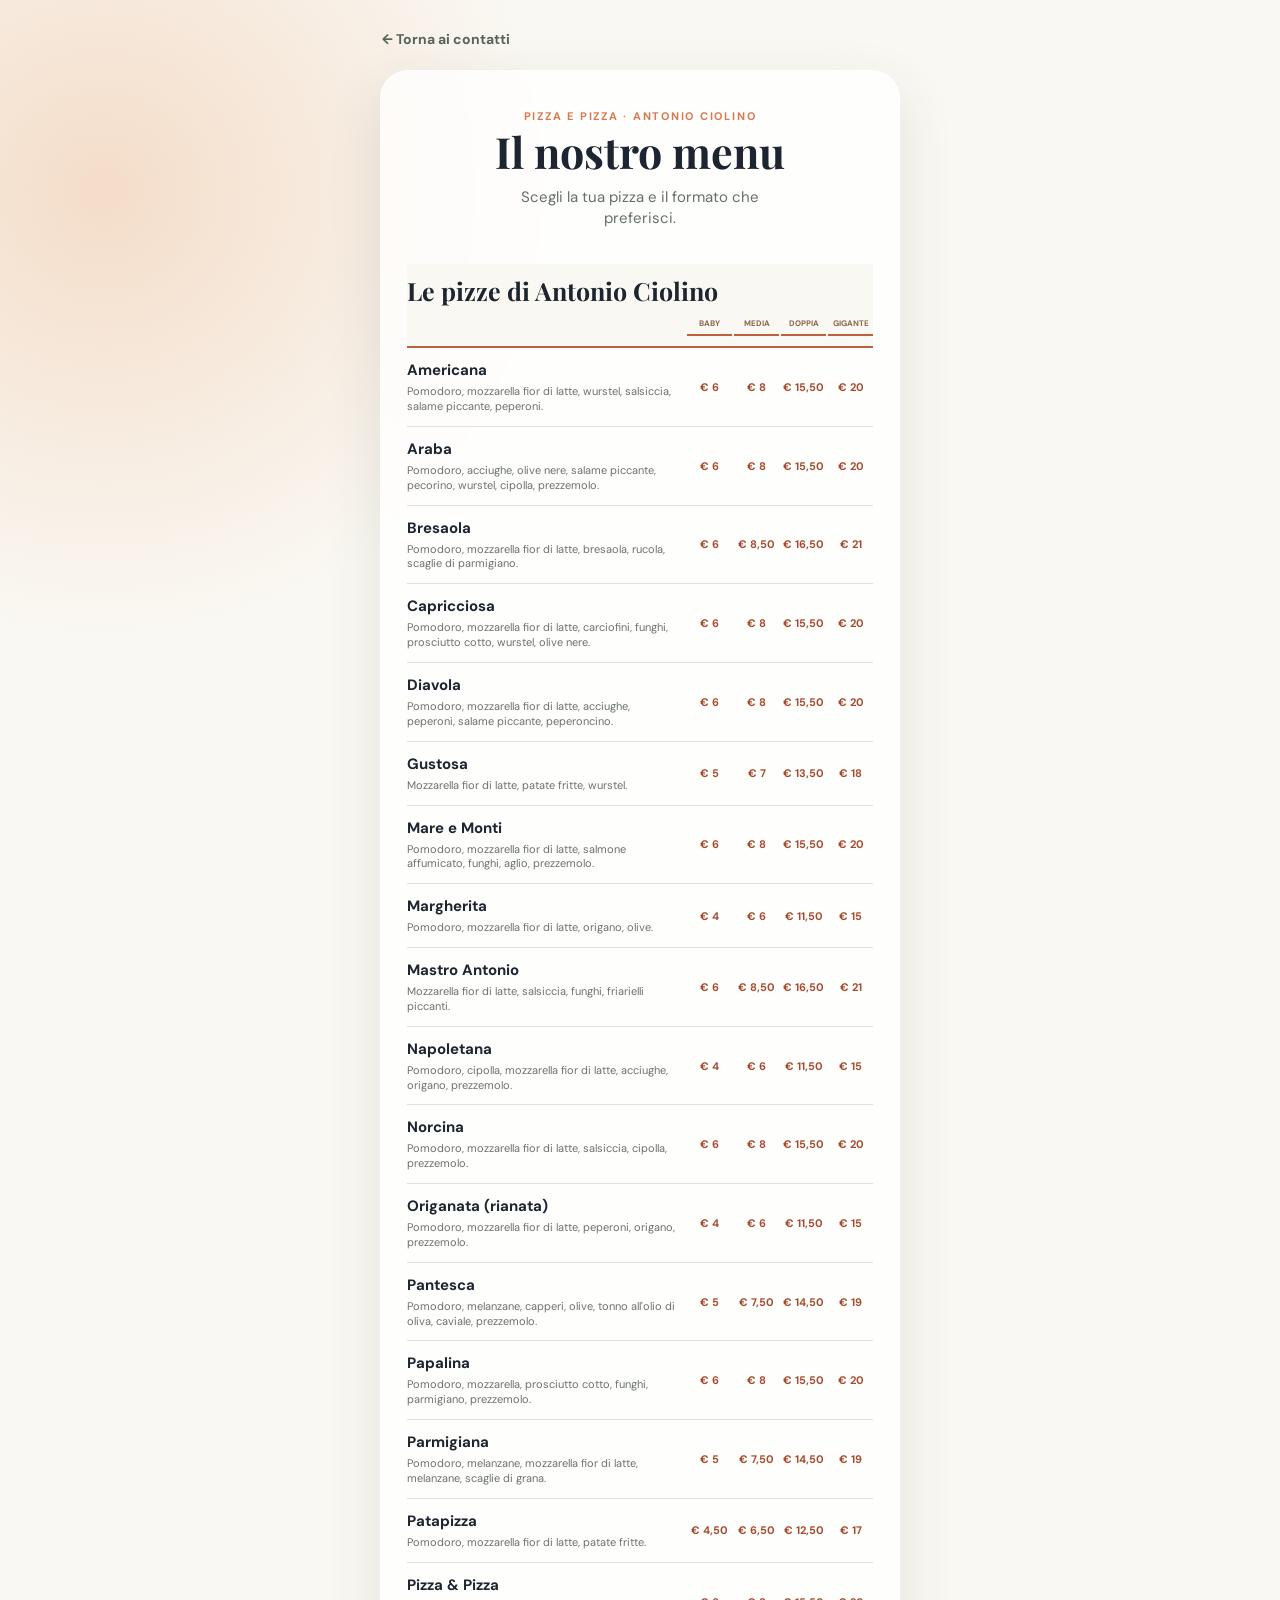
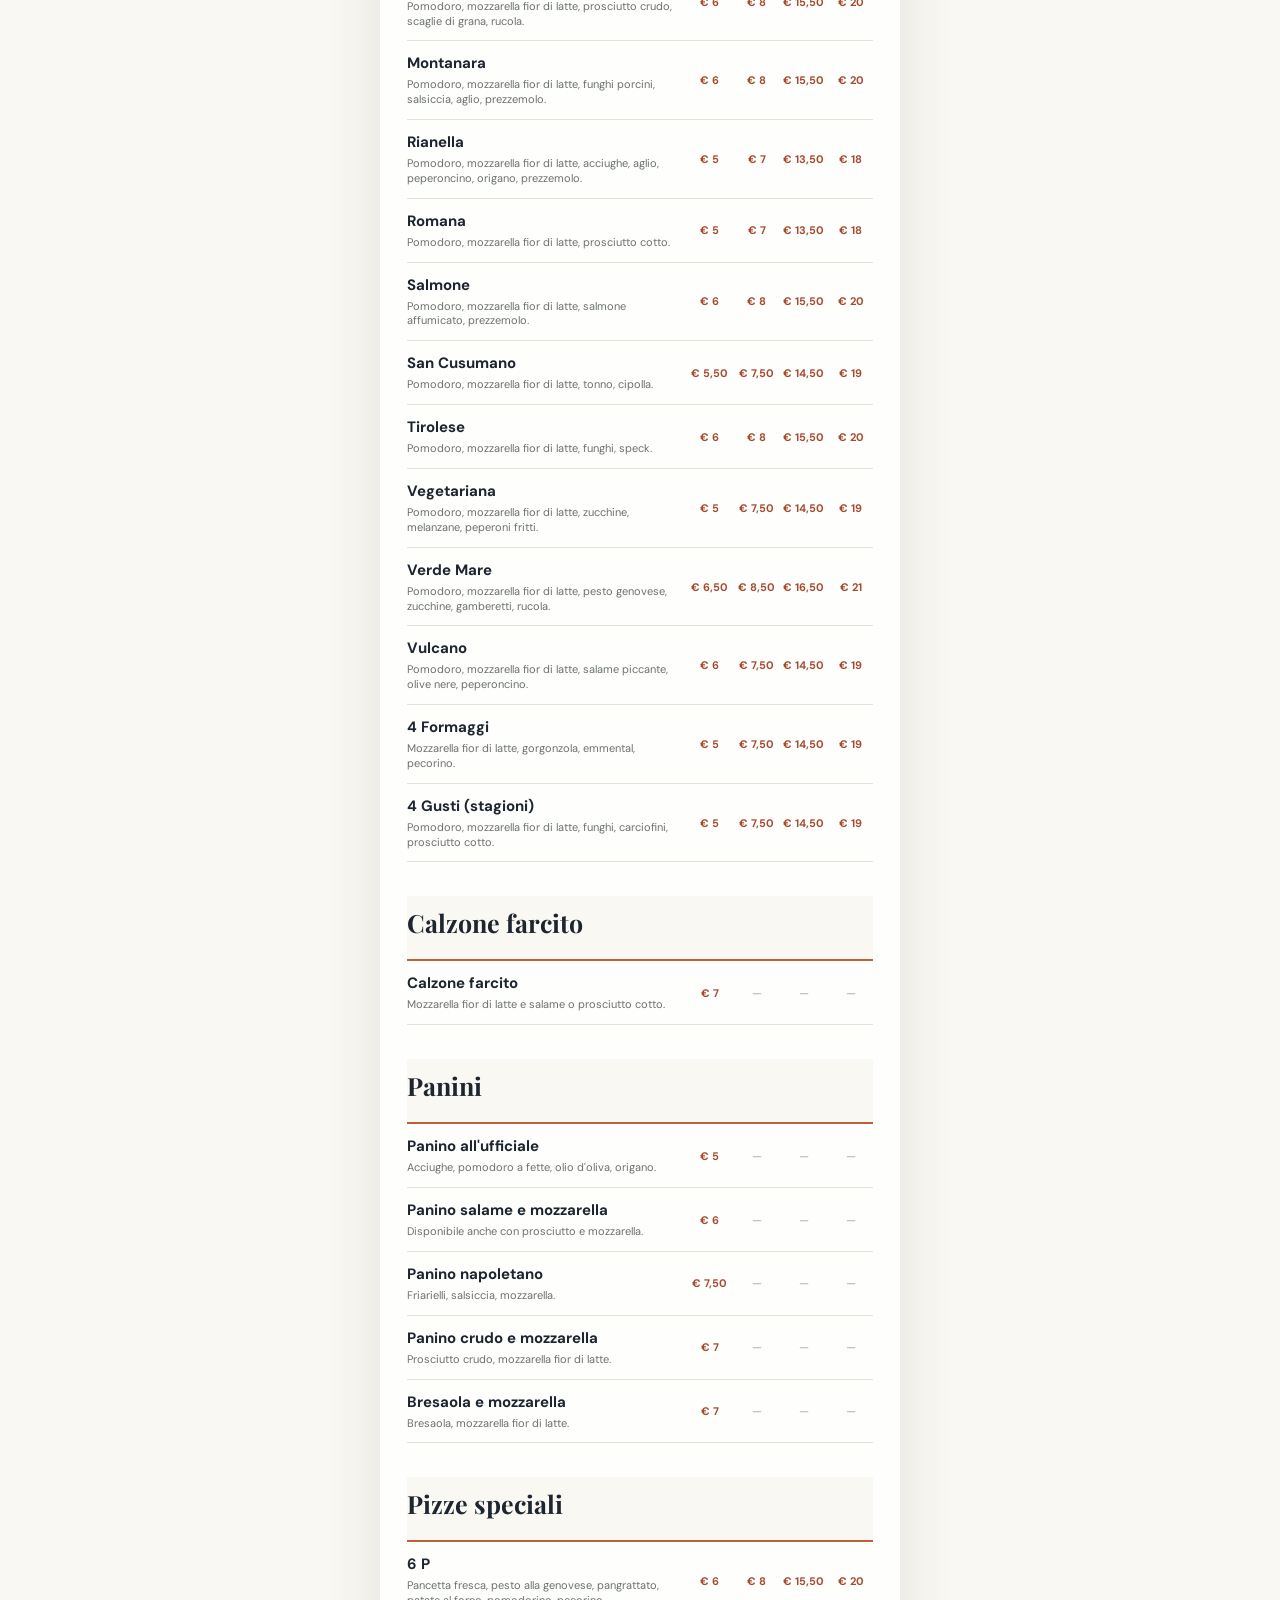
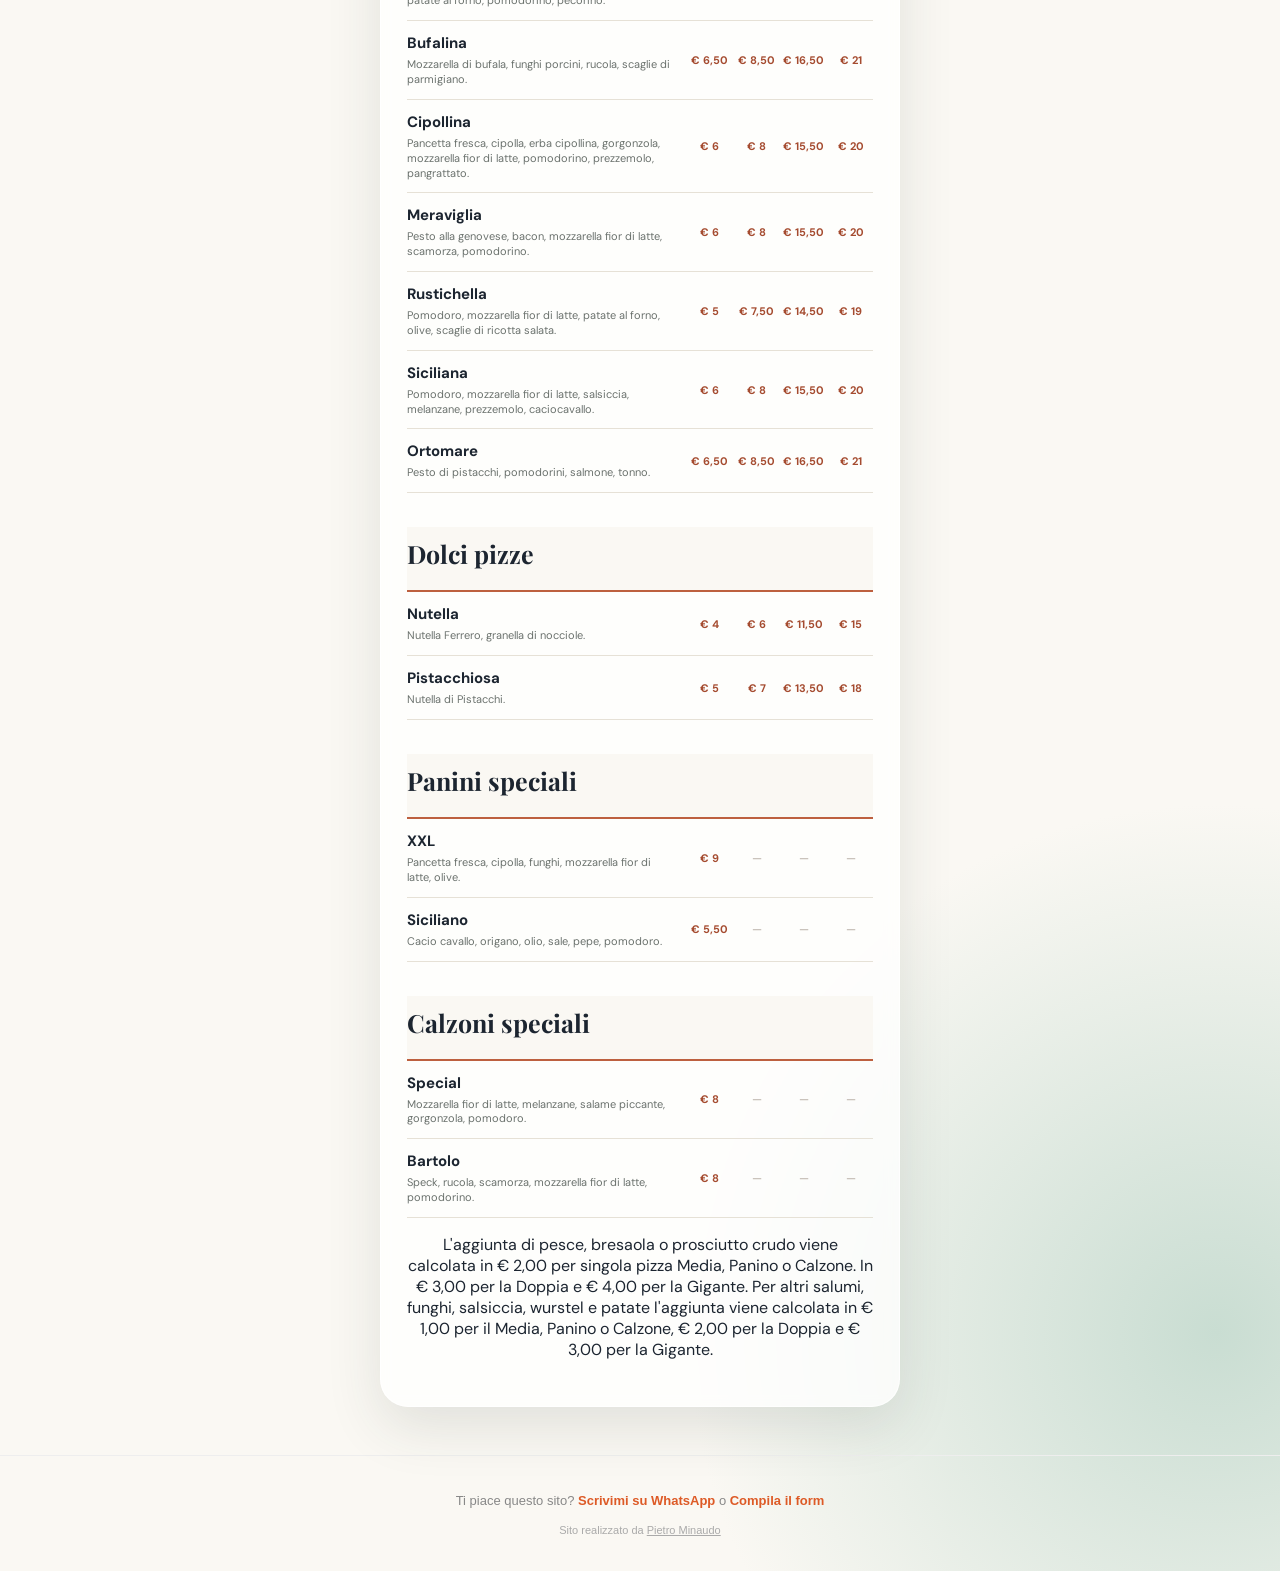
<file: menu.html>
<!doctype html>
<html lang="it">
  <head>
    <meta charset="UTF-8" />
    <meta name="viewport" content="width=device-width, initial-scale=1.0" />
    <meta name="theme-color" content="#111827" />
    <title>Menu | Pizza e Pizza</title>
    <link rel="preconnect" href="https://fonts.googleapis.com" />
    <link rel="preconnect" href="https://fonts.gstatic.com" crossorigin />
    <link href="https://fonts.googleapis.com/css2?family=DM+Sans:wght@400;500;600;700&family=Playfair+Display:wght@600;700&display=swap" rel="stylesheet" />
    <link rel="stylesheet" href="style.css" />
  </head>
  <body>
    <main class="page-shell menu-page">
      <a class="back" href="index.html">← Torna ai contatti</a>
      <section class="card">
        <p class="eyebrow">PIZZA E PIZZA · ANTONIO CIOLINO</p>
        <h1>Il nostro menu</h1>
        <p class="intro">Scegli la tua pizza e il formato che preferisci.</p>

        <section class="menu-section">
          <div class="menu-sticky">
            <h2>Le pizze di Antonio Ciolino</h2>
            <section class="format-key" aria-label="Legenda dei formati">
              <span>Baby</span><span>Media</span><span>Doppia</span><span>Gigante</span>
            </section>
          </div>
          <div class="menu-list">
            <article class="item"><h3>Americana</h3><p>Pomodoro, mozzarella fior di latte, wurstel, salsiccia, salame piccante, peperoni.</p><b>€ 6 · 8 · 15,50 · 20</b></article>
            <article class="item"><h3>Araba</h3><p>Pomodoro, acciughe, olive nere, salame piccante, pecorino, wurstel, cipolla, prezzemolo.</p><b>€ 6 · 8 · 15,50 · 20</b></article>
            <article class="item"><h3>Bresaola</h3><p>Pomodoro, mozzarella fior di latte, bresaola, rucola, scaglie di parmigiano.</p><b>€ 6 · 8,50 · 16,50 · 21</b></article>
            <article class="item"><h3>Capricciosa</h3><p>Pomodoro, mozzarella fior di latte, carciofini, funghi, prosciutto cotto, wurstel, olive nere.</p><b>€ 6 · 8 · 15,50 · 20</b></article>
            <article class="item"><h3>Diavola</h3><p>Pomodoro, mozzarella fior di latte, acciughe, peperoni, salame piccante, peperoncino.</p><b>€ 6 · 8 · 15,50 · 20</b></article>
            <article class="item"><h3>Gustosa</h3><p>Mozzarella fior di latte, patate fritte, wurstel.</p><b>€ 5 · 7 · 13,50 · 18</b></article>
            <article class="item"><h3>Mare e Monti</h3><p>Pomodoro, mozzarella fior di latte, salmone affumicato, funghi, aglio, prezzemolo.</p><b>€ 6 · 8 · 15,50 · 20</b></article>
            <article class="item"><h3>Margherita</h3><p>Pomodoro, mozzarella fior di latte, origano, olive.</p><b>€ 4 · 6 · 11,50 · 15</b></article>
            <article class="item"><h3>Mastro Antonio</h3><p>Mozzarella fior di latte, salsiccia, funghi, friarielli piccanti.</p><b>€ 6 · 8,50 · 16,50 · 21</b></article>
            <article class="item"><h3>Napoletana</h3><p>Pomodoro, cipolla, mozzarella fior di latte, acciughe, origano, prezzemolo.</p><b>€ 4 · 6 · 11,50 · 15</b></article>
            <article class="item"><h3>Norcina</h3><p>Pomodoro, mozzarella fior di latte, salsiccia, cipolla, prezzemolo.</p><b>€ 6 · 8 · 15,50 · 20</b></article>
            <article class="item"><h3>Origanata (rianata)</h3><p>Pomodoro, mozzarella fior di latte, peperoni, origano, prezzemolo.</p><b>€ 4 · 6 · 11,50 · 15</b></article>
            <article class="item"><h3>Pantesca</h3><p>Pomodoro, melanzane, capperi, olive, tonno all'olio di oliva, caviale, prezzemolo.</p><b>€ 5 · 7,50 · 14,50 · 19</b></article>
            <article class="item"><h3>Papalina</h3><p>Pomodoro, mozzarella, prosciutto cotto, funghi, parmigiano, prezzemolo.</p><b>€ 6 · 8 · 15,50 · 20</b></article>
            <article class="item"><h3>Parmigiana</h3><p>Pomodoro, melanzane, mozzarella fior di latte, melanzane, scaglie di grana.</p><b>€ 5 · 7,50 · 14,50 · 19</b></article>
            <article class="item"><h3>Patapizza</h3><p>Pomodoro, mozzarella fior di latte, patate fritte.</p><b>€ 4,50 · 6,50 · 12,50 · 17</b></article>
            <article class="item"><h3>Pizza & Pizza</h3><p>Pomodoro, mozzarella fior di latte, prosciutto crudo, scaglie di grana, rucola.</p><b>€ 6 · 8 · 15,50 · 20</b></article>
            <article class="item"><h3>Montanara</h3><p>Pomodoro, mozzarella fior di latte, funghi porcini, salsiccia, aglio, prezzemolo.</p><b>€ 6 · 8 · 15,50 · 20</b></article>
            <article class="item"><h3>Rianella</h3><p>Pomodoro, mozzarella fior di latte, acciughe, aglio, peperoncino, origano, prezzemolo.</p><b>€ 5 · 7 · 13,50 · 18</b></article>
            <article class="item"><h3>Romana</h3><p>Pomodoro, mozzarella fior di latte, prosciutto cotto.</p><b>€ 5 · 7 · 13,50 · 18</b></article>
            <article class="item"><h3>Salmone</h3><p>Pomodoro, mozzarella fior di latte, salmone affumicato, prezzemolo.</p><b>€ 6 · 8 · 15,50 · 20</b></article>
            <article class="item"><h3>San Cusumano</h3><p>Pomodoro, mozzarella fior di latte, tonno, cipolla.</p><b>€ 5,50 · 7,50 · 14,50 · 19</b></article>
            <article class="item"><h3>Tirolese</h3><p>Pomodoro, mozzarella fior di latte, funghi, speck.</p><b>€ 6 · 8 · 15,50 · 20</b></article>
            <article class="item"><h3>Vegetariana</h3><p>Pomodoro, mozzarella fior di latte, zucchine, melanzane, peperoni fritti.</p><b>€ 5 · 7,50 · 14,50 · 19</b></article>
            <article class="item"><h3>Verde Mare</h3><p>Pomodoro, mozzarella fior di latte, pesto genovese, zucchine, gamberetti, rucola.</p><b>€ 6,50 · 8,50 · 16,50 · 21</b></article>
            <article class="item"><h3>Vulcano</h3><p>Pomodoro, mozzarella fior di latte, salame piccante, olive nere, peperoncino.</p><b>€ 6 · 7,50 · 14,50 · 19</b></article>
            <article class="item"><h3>4 Formaggi</h3><p>Mozzarella fior di latte, gorgonzola, emmental, pecorino.</p><b>€ 5 · 7,50 · 14,50 · 19</b></article>
            <article class="item"><h3>4 Gusti (stagioni)</h3><p>Pomodoro, mozzarella fior di latte, funghi, carciofini, prosciutto cotto.</p><b>€ 5 · 7,50 · 14,50 · 19</b></article>
          </div>
        </section>

        <section class="menu-section compact">
          <div class="menu-sticky"><h2>Calzone farcito</h2></div>
          <div class="menu-list">
            <article class="item"><h3>Calzone farcito</h3><p>Mozzarella fior di latte e salame o prosciutto cotto.</p><b>€ 7</b></article>
          </div>
        </section>

        <section class="menu-section compact">
          <div class="menu-sticky"><h2>Panini</h2></div>
          <div class="menu-list">
            <article class="item"><h3>Panino all'ufficiale</h3><p>Acciughe, pomodoro a fette, olio d'oliva, origano.</p><b>€ 5</b></article>
            <article class="item"><h3>Panino salame e mozzarella</h3><p>Disponibile anche con prosciutto e mozzarella.</p><b>€ 6</b></article>
            <article class="item"><h3>Panino napoletano</h3><p>Friarielli, salsiccia, mozzarella.</p><b>€ 7,50</b></article>
            <article class="item"><h3>Panino crudo e mozzarella</h3><p>Prosciutto crudo, mozzarella fior di latte.</p><b>€ 7</b></article>
            <article class="item"><h3>Bresaola e mozzarella</h3><p>Bresaola, mozzarella fior di latte.</p><b>€ 7</b></article>
          </div>
        </section>

        <section class="menu-section compact">
          <div class="menu-sticky"><h2>Pizze speciali</h2></div>
          <div class="menu-list">
            <article class="item"><h3>6 P</h3><p>Pancetta fresca, pesto alla genovese, pangrattato, patate al forno, pomodorino, pecorino.</p><b>€ 6 · 8 · 15,50 · 20</b></article>
            <article class="item"><h3>Bufalina</h3><p>Mozzarella di bufala, funghi porcini, rucola, scaglie di parmigiano.</p><b>€ 6,50 · 8,50 · 16,50 · 21</b></article>
            <article class="item"><h3>Cipollina</h3><p>Pancetta fresca, cipolla, erba cipollina, gorgonzola, mozzarella fior di latte, pomodorino, prezzemolo, pangrattato.</p><b>€ 6 · 8 · 15,50 · 20</b></article>
            <article class="item"><h3>Meraviglia</h3><p>Pesto alla genovese, bacon, mozzarella fior di latte, scamorza, pomodorino.</p><b>€ 6 · 8 · 15,50 · 20</b></article>
            <article class="item"><h3>Rustichella</h3><p>Pomodoro, mozzarella fior di latte, patate al forno, olive, scaglie di ricotta salata.</p><b>€ 5 · 7,50 · 14,50 · 19</b></article>
            <article class="item"><h3>Siciliana</h3><p>Pomodoro, mozzarella fior di latte, salsiccia, melanzane, prezzemolo, caciocavallo.</p><b>€ 6 · 8 · 15,50 · 20</b></article>
            <article class="item"><h3>Ortomare</h3><p>Pesto di pistacchi, pomodorini, salmone, tonno.</p><b>€ 6,50 · 8,50 · 16,50 · 21</b></article>
          </div>
        </section>

        <section class="menu-section compact">
          <div class="menu-sticky"><h2>Dolci pizze</h2></div>
          <div class="menu-list">
            <article class="item"><h3>Nutella</h3><p>Nutella Ferrero, granella di nocciole.</p><b>€ 4 · 6 · 11,50 · 15</b></article>
            <article class="item"><h3>Pistacchiosa</h3><p>Nutella di Pistacchi.</p><b>€ 5 · 7 · 13,50 · 18</b></article>
          </div>
        </section>
        <section class="menu-section compact">
          <div class="menu-sticky"><h2>Panini speciali</h2></div>
          <div class="menu-list">
            <article class="item"><h3>XXL</h3><p>Pancetta fresca, cipolla, funghi, mozzarella fior di latte, olive.</p><b>€ 9</b></article>
            <article class="item"><h3>Siciliano</h3><p>Cacio cavallo, origano, olio, sale, pepe, pomodoro.</p><b>€ 5,50</b></article>
          </div>
        </section>
        <section class="menu-section compact">
          <div class="menu-sticky"><h2>Calzoni speciali</h2></div>
          <div class="menu-list">
            <article class="item"><h3>Special</h3><p>Mozzarella fior di latte, melanzane, salame piccante, gorgonzola, pomodoro.</p><b>€ 8</b></article>
            <article class="item"><h3>Bartolo</h3><p>Speck, rucola, scamorza, mozzarella fior di latte, pomodorino.</p><b>€ 8</b></article>
          </div>
        </section>

        <p class="supplement-note">L'aggiunta di pesce, bresaola o prosciutto crudo viene calcolata in € 2,00 per singola pizza Media, Panino o Calzone. In € 3,00 per la Doppia e € 4,00 per la Gigante. Per altri salumi, funghi, salsiccia, wurstel e patate l'aggiunta viene calcolata in € 1,00 per il Media, Panino o Calzone, € 2,00 per la Doppia e € 3,00 per la Gigante.</p>
      </section>
    </main>
    <script>
      document.querySelectorAll('.item b').forEach((price) => {
        const values = price.textContent.replace('€', '').split('·').map((value) => value.trim());
        const labels = ['Baby', 'Media', 'Doppia', 'Gigante'];
        price.innerHTML = labels.map((label, index) =>
          `<span class="price ${values[index] ? '' : 'empty'}"><small>${label}</small><strong>${values[index] ? '€ ' + values[index] : '—'}</strong></span>`
        ).join('');
      });
    </script>
    <footer style="text-align:center; padding:24px 16px; margin-top:24px; font-family:Arial, sans-serif; border-top:1px solid #eee;">
  <p style="font-size:13px; color:#888; margin-bottom:16px;">
    Ti piace questo sito? 
    <a href="https://wa.me/393913756683" target="_blank" rel="noopener" 
       style="color:#dd5a26; font-weight:bold; text-decoration:none;">
      Scrivimi su WhatsApp
    </a>
     o 
    <a href="https://docs.google.com/forms/d/e/1FAIpQLSelDwKMpJ8apmw79YHEwAbJLjr5-dKTVPeS13PvKXPQIYI86A/viewform" target="_blank" rel="noopener" 
       style="color:#dd5a26; font-weight:bold; text-decoration:none;">
      Compila il form
    </a>
  </p>

  <p style="font-size:11px; color:#aaa; margin-top:16px;">
    Sito realizzato da <a href="https://wa.me/393913756683" style="color:#aaa; text-decoration:underline;">Pietro Minaudo</a>
  </p>
</footer>
  </body>
</html>
</file>
<file: style.css>
:root {
  --ink: #1c2530;
  --cream: #faf8f3;
  --line: #e6e1d6;
  --accent: #d9774d;
  --sage: #cbd8ce;
}

* { box-sizing: border-box; }

body {
  margin: 0;
  min-height: 100vh;
  color: var(--ink);
  font-family: "DM Sans", sans-serif;
  background: radial-gradient(circle at 8% 4%, #f4ddc9 0, transparent 28rem), radial-gradient(circle at 95% 95%, #c9ddd2 0, transparent 33rem), var(--cream);
}

.page-shell {
  width: min(100%, 560px);
  min-height: 100vh;
  margin: auto;
  padding: 32px 20px 24px;
  display: flex;
  flex-direction: column;
  justify-content: center;
}

.card {
  padding: 38px 26px 30px;
  text-align: center;
  border: 1px solid rgba(255, 255, 255, .72);
  border-radius: 28px;
  background: rgba(255, 255, 255, .76);
  box-shadow: 0 20px 55px rgba(44, 54, 48, .12);
  backdrop-filter: blur(7px);
}

.logo {
  width: 116px;
  height: 116px;
  display: block;
  margin: 0 auto 22px;
  object-fit: contain;
}

.eyebrow { margin: 0 0 6px; color: var(--accent); font-size: 11px; font-weight: 700; letter-spacing: .16em; }
h1 { margin: 0; font-family: "Playfair Display", serif; font-size: clamp(32px, 9vw, 43px); line-height: 1.04; }
.owner { margin: 5px 0 0; color: #65706b; font-size: 13px; font-weight: 600; }
.intro { margin: 13px auto 19px; max-width: 290px; color: #65706b; font-size: 15px; line-height: 1.45; }
.reviews { display: grid; grid-template-columns: 36px 1fr; align-items: center; padding: 10px 14px; margin-bottom: 18px; color: var(--ink); text-align: left; text-decoration: none; border: 1px solid #f1d4aa; border-radius: 15px; background: #fff8ea; transition: transform .18s ease, box-shadow .18s ease; }
.reviews:hover, .reviews:focus-visible { transform: translateY(-2px); box-shadow: 0 8px 18px rgba(145, 102, 31, .12); outline: none; }
.reviews strong { display: block; font-size: 14px; }.reviews small { display: block; margin-top: 2px; color: #827363; font-size: 12px; }.star { color: #f4a800; font-size: 25px; }
.links { display: grid; gap: 11px; }

.link {
  min-height: 60px;
  display: grid;
  grid-template-columns: 34px 1fr;
  align-items: center;
  padding: 9px 15px;
  color: var(--ink);
  text-decoration: none;
  font-weight: 600;
  text-align: left;
  border: 1px solid var(--line);
  border-radius: 15px;
  background: rgba(255, 255, 255, .7);
  transition: transform .18s ease, box-shadow .18s ease, border-color .18s ease;
}
.link:hover, .link:focus-visible { transform: translateY(-2px); border-color: var(--sage); box-shadow: 0 8px 18px rgba(35, 54, 43, .1); outline: none; }
.icon { font-size: 23px; font-weight: 700; line-height: 1; }
.facebook .icon { color: #1877f2; font-family: Arial, sans-serif; }
.instagram .icon { color: #d14e7e; }
.whatsapp .icon { color: #28a967; }
.maps .icon { color: #d85446; }
.web .icon { color: #476c98; }
.menu .icon { color: #c0643a; }
.phone-link span:nth-child(2) { white-space: nowrap; }
.disabled { opacity: .64; }
.divider { width: 55px; height: 1px; margin: 25px auto 18px; background: var(--line); }
.address, .phone { margin: 0; color: #68716d; font-size: 13px; }
.phone { display: inline-block; margin-top: 8px; color: var(--ink); font-weight: 700; text-decoration: none; }
footer { padding: 18px 0 0; color: #66716b; font-size: 12px; text-align: center; }
.menu-page { gap: 14px; justify-content: flex-start; padding-top: 22px; }
.back { align-self: flex-start; padding: 8px 2px; color: #56645c; font-size: 14px; font-weight: 700; text-decoration: none; }
.menu-note { margin-top: 30px; padding: 22px 17px; border-radius: 16px; background: #fff8ea; color: #665f54; }.menu-note span { font-size: 32px; }.menu-note p { margin: 10px 0 0; font-size: 14px; line-height: 1.5; }
.format-key { width: 186px; display: grid; grid-template-columns: repeat(4, 1fr); gap: 2px; margin: -5px 0 10px auto; color: #8a654e; font-size: 8px; font-weight: 700; text-align: center; text-transform: uppercase; }.format-key span { padding: 6px 1px; border-bottom: 2px solid #bd603f; }
.menu-section { margin-top: 34px; text-align: left; }
.menu-sticky {
  position: sticky;
  top: 0;
  z-index: 5;
  padding: 10px 0;
  background: rgba(250, 248, 243, .94);
  backdrop-filter: blur(6px);
  border-bottom: 2px solid #bd603f;
}
.menu-sticky h2 {
  margin: 0 0 10px;
  font-family: "Playfair Display", serif;
  font-size: 25px;
}
.menu-sticky .format-key { margin: -5px 0 0 auto; }
.menu-list { border-top: none; }.item { display: grid; grid-template-columns: minmax(0, 1fr) 186px; column-gap: 12px; padding: 12px 0; border-bottom: 1px solid var(--line); }.item h3 { grid-column: 1; margin: 0; font-size: 15px; }.item p { grid-column: 1; margin: 4px 0 0; color: #6b726d; font-size: 11px; line-height: 1.35; }.item b { grid-column: 2; grid-row: 1 / span 2; display: grid; grid-template-columns: repeat(4, 1fr); gap: 2px; align-self: center; color: #a54c30; font-size: 11px; text-align: center; }.price { display: grid; gap: 3px; min-width: 0; }.price small { display: none; }.price strong { font-size: 11px; white-space: nowrap; }.price.empty { color: #c8c1b9; }.menu-footnote { margin: 28px 2px 0; color: #777b77; font-size: 11px; line-height: 1.45; text-align: left; }
@media (max-width: 450px) { .format-key { width: 162px; grid-template-columns: repeat(4, 1fr); }.item { grid-template-columns: minmax(0, 1fr) 162px; }.item b { grid-template-columns: repeat(4, 1fr); }.price strong { font-size: 10px; }.item h3 { font-size: 14px; }.item p { font-size: 10px; } }

@media (max-width: 380px) { .page-shell { padding: 15px 13px; } .card { padding: 28px 18px 23px; } }
</file>
